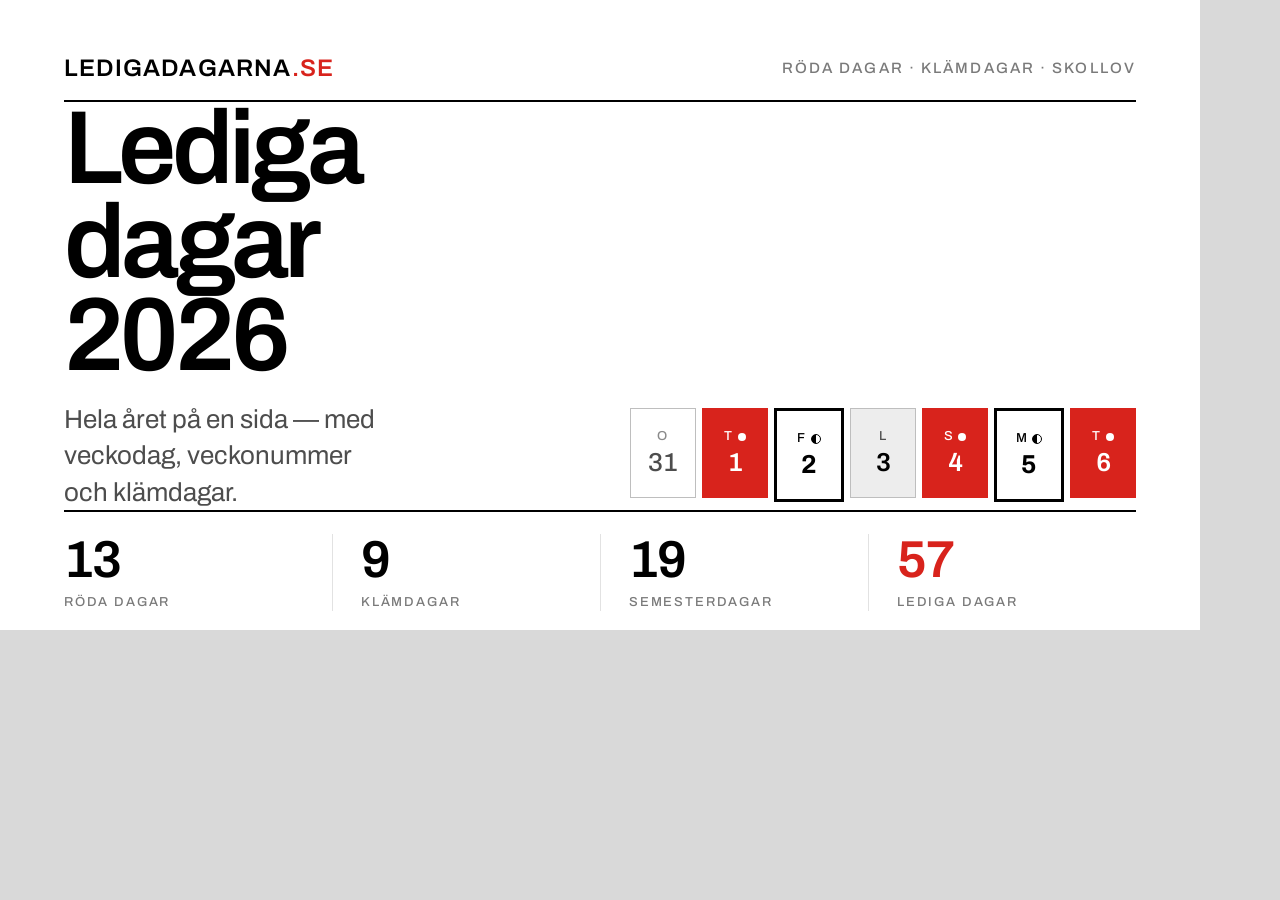
<file: tools/og/card.html>
<!doctype html><html><head><meta charset='utf-8'>

<link rel="preconnect" href="https://fonts.googleapis.com">
<link rel="preconnect" href="https://fonts.gstatic.com" crossorigin>
<link href="https://fonts.googleapis.com/css2?family=Archivo:wght@400;500;600;700&display=swap" rel="stylesheet">
<style>
  body { margin: 0; background: #D9D9D9; }
  a { color: #D8231C; text-decoration: none; }
  a:hover { color: #A81611; }
</style>


</head><body style='margin:0'><div id="og" style="width:1200px;height:630px;background:#FFFFFF;color:#000;font-family:'Archivo',system-ui,sans-serif;font-variant-numeric:tabular-nums;display:flex;flex-direction:column;justify-content:space-between;padding:56px 64px;box-sizing:border-box">

  <div style="display:flex;align-items:center;justify-content:space-between;border-bottom:2px solid #000;padding-bottom:20px">
    <div style="font-family:'Archivo',system-ui,sans-serif;font-weight:600;font-size:24px;line-height:1;letter-spacing:.05em;text-transform:uppercase">Ledigadagarna<span style="color:#D8231C">.se</span></div>
    <div style="font-family:'Archivo',system-ui,sans-serif;font-weight:500;font-size:15px;line-height:1;letter-spacing:.14em;text-transform:uppercase;color:#7A7A7A">Röda dagar · Klämdagar · Skollov</div>
  </div>

  <div style="display:flex;align-items:flex-end;gap:48px">
    <div style="display:flex;flex-direction:column;gap:18px;flex:1">
      <h1 style="margin:0;font-family:'Archivo',system-ui,sans-serif;font-weight:600;font-size:104px;line-height:.9;letter-spacing:-.045em">Lediga dagar<br>2026</h1>
      <div style="font-family:'Archivo',system-ui,sans-serif;font-weight:400;font-size:26px;line-height:1.4;color:#4D4D4D;max-width:22ch">Hela året på en sida — med veckodag, veckonummer och klämdagar.</div>
    </div>
    <div style="display:flex;gap:6px;padding-bottom:8px">
      <div style="width:64px;height:88px;border:1px solid #BEBEBE;background:#FFFFFF;display:flex;flex-direction:column;align-items:center;justify-content:center;gap:6px"><span style="font-family:'Archivo',system-ui,sans-serif;font-weight:500;font-size:13px;line-height:1;letter-spacing:.1em;color:#8A8A8A">O</span><span style="font-family:'Archivo',system-ui,sans-serif;font-weight:500;font-size:26px;line-height:1;color:#4D4D4D">31</span></div>
      <div style="width:64px;height:88px;border:1px solid #D8231C;background:#D8231C;display:flex;flex-direction:column;align-items:center;justify-content:center;gap:6px"><span style="font-family:'Archivo',system-ui,sans-serif;font-weight:500;font-size:13px;line-height:1;letter-spacing:.1em;color:#fff;display:flex;align-items:center;gap:4px">T <span style="display:inline-block;width:8px;height:8px;border-radius:50%;background:#fff"></span></span><span style="font-family:'Archivo',system-ui,sans-serif;font-weight:600;font-size:26px;line-height:1;color:#fff">1</span></div>
      <div style="width:64px;height:88px;border:3px solid #000;background:#FFFFFF;display:flex;flex-direction:column;align-items:center;justify-content:center;gap:6px"><span style="font-family:'Archivo',system-ui,sans-serif;font-weight:500;font-size:13px;line-height:1;letter-spacing:.1em;color:#000;display:flex;align-items:center;gap:4px">F <span style="display:inline-block;width:8px;height:8px;border:1px solid #000;border-radius:50%;background:linear-gradient(90deg,#000 50%,#fff 50%)"></span></span><span style="font-family:'Archivo',system-ui,sans-serif;font-weight:700;font-size:26px;line-height:1;color:#000">2</span></div>
      <div style="width:64px;height:88px;border:1px solid #BEBEBE;background:#EDEDED;display:flex;flex-direction:column;align-items:center;justify-content:center;gap:6px"><span style="font-family:'Archivo',system-ui,sans-serif;font-weight:500;font-size:13px;line-height:1;letter-spacing:.1em;color:#4D4D4D">L</span><span style="font-family:'Archivo',system-ui,sans-serif;font-weight:600;font-size:26px;line-height:1;color:#000">3</span></div>
      <div style="width:64px;height:88px;border:1px solid #D8231C;background:#D8231C;display:flex;flex-direction:column;align-items:center;justify-content:center;gap:6px"><span style="font-family:'Archivo',system-ui,sans-serif;font-weight:500;font-size:13px;line-height:1;letter-spacing:.1em;color:#fff;display:flex;align-items:center;gap:4px">S <span style="display:inline-block;width:8px;height:8px;border-radius:50%;background:#fff"></span></span><span style="font-family:'Archivo',system-ui,sans-serif;font-weight:600;font-size:26px;line-height:1;color:#fff">4</span></div>
      <div style="width:64px;height:88px;border:3px solid #000;background:#FFFFFF;display:flex;flex-direction:column;align-items:center;justify-content:center;gap:6px"><span style="font-family:'Archivo',system-ui,sans-serif;font-weight:500;font-size:13px;line-height:1;letter-spacing:.1em;color:#000;display:flex;align-items:center;gap:4px">M <span style="display:inline-block;width:8px;height:8px;border:1px solid #000;border-radius:50%;background:linear-gradient(90deg,#000 50%,#fff 50%)"></span></span><span style="font-family:'Archivo',system-ui,sans-serif;font-weight:700;font-size:26px;line-height:1;color:#000">5</span></div>
      <div style="width:64px;height:88px;border:1px solid #D8231C;background:#D8231C;display:flex;flex-direction:column;align-items:center;justify-content:center;gap:6px"><span style="font-family:'Archivo',system-ui,sans-serif;font-weight:500;font-size:13px;line-height:1;letter-spacing:.1em;color:#fff;display:flex;align-items:center;gap:4px">T <span style="display:inline-block;width:8px;height:8px;border-radius:50%;background:#fff"></span></span><span style="font-family:'Archivo',system-ui,sans-serif;font-weight:600;font-size:26px;line-height:1;color:#fff">6</span></div>
    </div>
  </div>

  <div style="display:grid;grid-template-columns:repeat(4,1fr);border-top:2px solid #000;padding-top:22px">
    <div style="display:flex;flex-direction:column;gap:8px"><div style="font-family:'Archivo',system-ui,sans-serif;font-weight:600;font-size:52px;line-height:1;letter-spacing:-.04em">13</div><div style="font-family:'Archivo',system-ui,sans-serif;font-weight:500;font-size:13px;line-height:1.3;letter-spacing:.14em;text-transform:uppercase;color:#7A7A7A">Röda dagar</div></div>
    <div style="display:flex;flex-direction:column;gap:8px;border-left:1px solid #E2E2E2;padding-left:28px"><div style="font-family:'Archivo',system-ui,sans-serif;font-weight:600;font-size:52px;line-height:1;letter-spacing:-.04em">9</div><div style="font-family:'Archivo',system-ui,sans-serif;font-weight:500;font-size:13px;line-height:1.3;letter-spacing:.14em;text-transform:uppercase;color:#7A7A7A">Klämdagar</div></div>
    <div style="display:flex;flex-direction:column;gap:8px;border-left:1px solid #E2E2E2;padding-left:28px"><div style="font-family:'Archivo',system-ui,sans-serif;font-weight:600;font-size:52px;line-height:1;letter-spacing:-.04em">19</div><div style="font-family:'Archivo',system-ui,sans-serif;font-weight:500;font-size:13px;line-height:1.3;letter-spacing:.14em;text-transform:uppercase;color:#7A7A7A">Semesterdagar</div></div>
    <div style="display:flex;flex-direction:column;gap:8px;border-left:1px solid #E2E2E2;padding-left:28px"><div style="font-family:'Archivo',system-ui,sans-serif;font-weight:600;font-size:52px;line-height:1;letter-spacing:-.04em;color:#D8231C">57</div><div style="font-family:'Archivo',system-ui,sans-serif;font-weight:500;font-size:13px;line-height:1.3;letter-spacing:.14em;text-transform:uppercase;color:#7A7A7A">Lediga dagar</div></div>
  </div>

</div>
</body></html>
</file>
